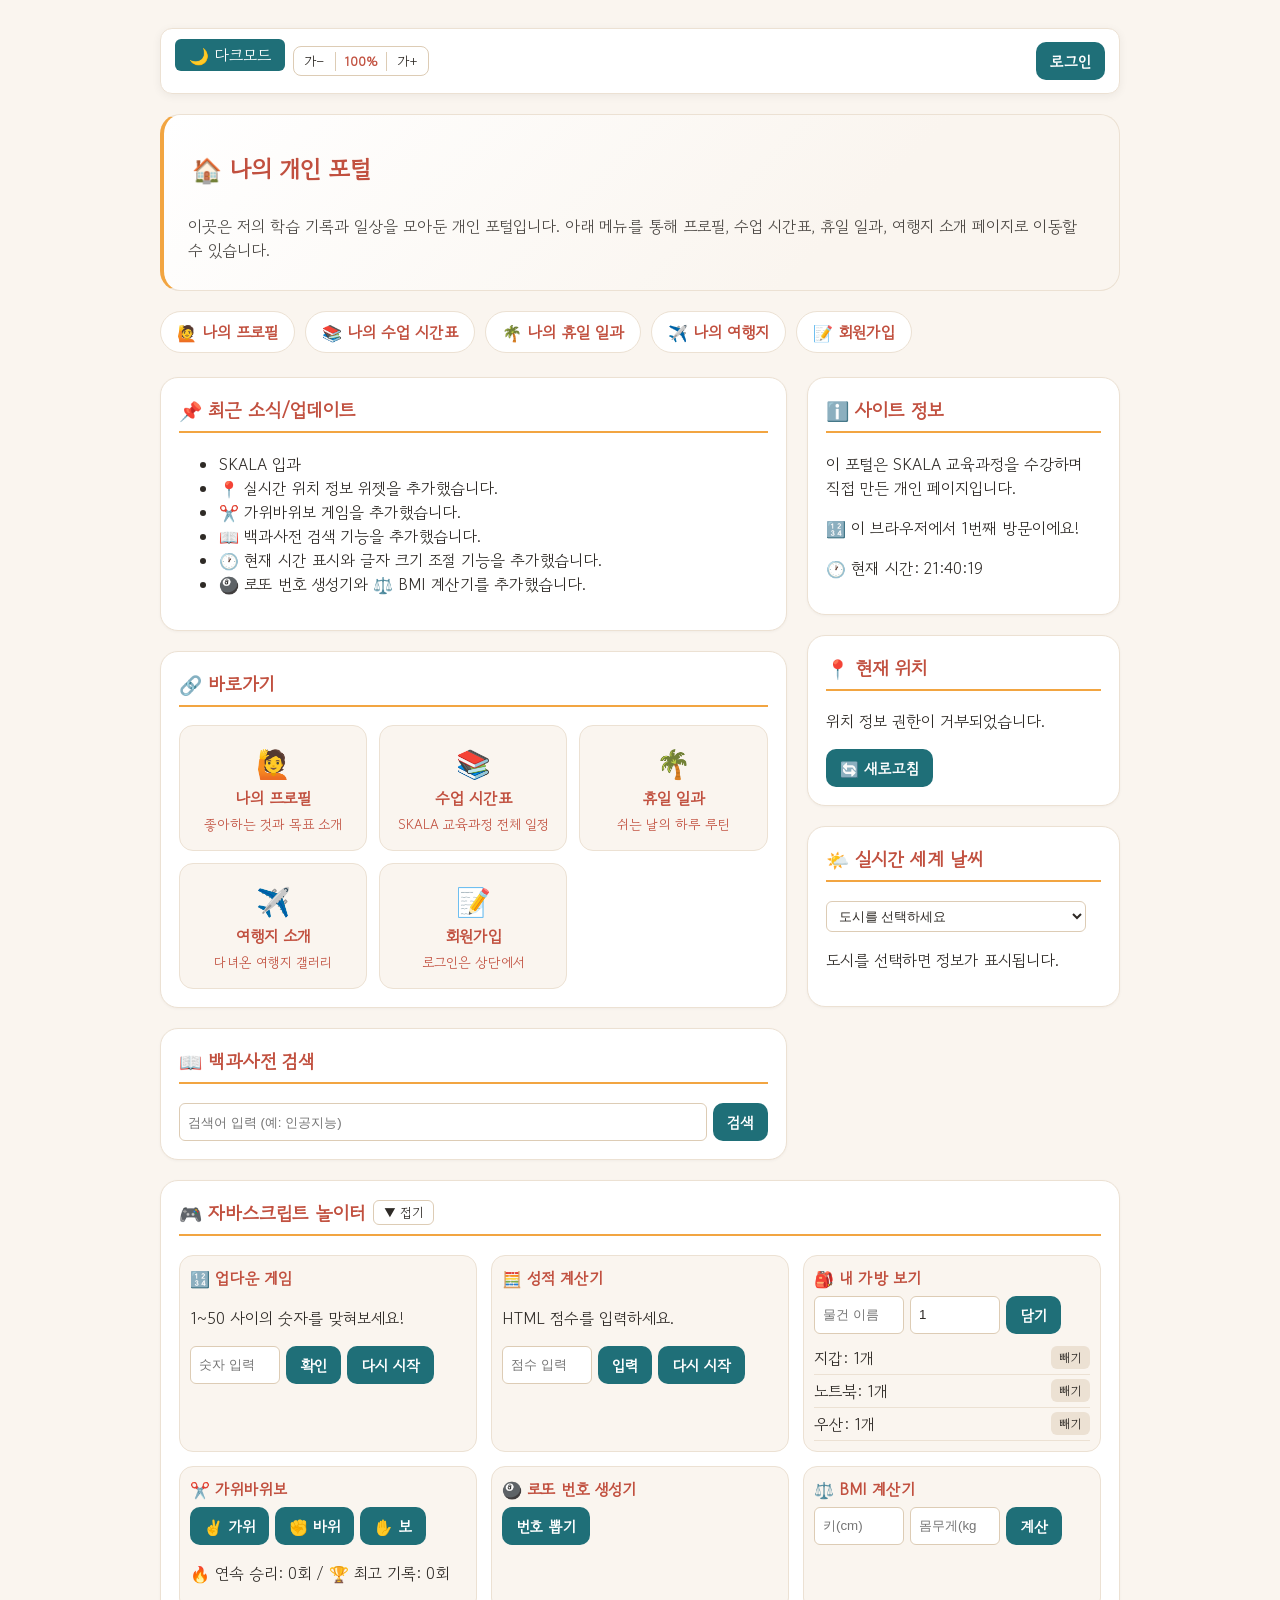
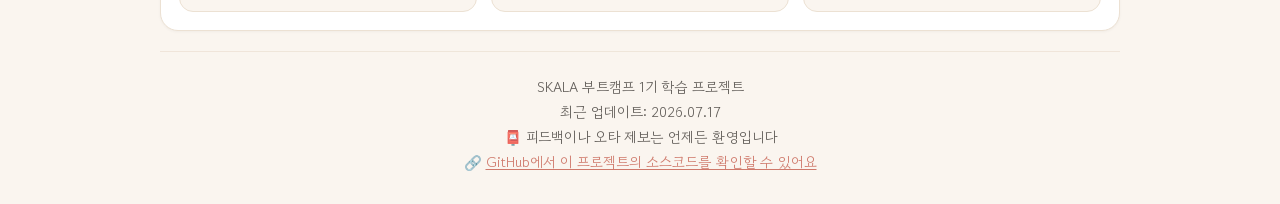
<file: html/index.html>
<!doctype html>
<html lang="ko">
  <head>
    <meta charset="UTF-8">
    <meta name="viewport" content="width=device-width, initial-scale=1.0">
    <title>나의 개인 포털</title>
    <link rel="stylesheet" href="../css/style.css">
    <script>
      document.documentElement.dataset.theme = localStorage.getItem("theme") || "light";
      document.documentElement.style.fontSize =
        (Number(localStorage.getItem("fontScale")) || 1) * 100 + "%";
    </script>
  </head>
  <body>
    <div class="container">
    <div class="topbar">
      <div class="topbar-left">
        <button id="theme-toggle" class="theme-toggle" onclick="toggleDarkMode()">🌙 다크모드</button>
        <div class="font-size-control">
          <button class="font-size-btn" onclick="decreaseFontSize()" aria-label="글자 크기 줄이기">가−</button>
          <span id="font-size-label">100%</span>
          <button class="font-size-btn" onclick="increaseFontSize()" aria-label="글자 크기 키우기">가+</button>
        </div>
      </div>
      <div id="auth-area" class="auth-area"></div>
    </div>

    <section class="dash-hero">
      <h1>🏠 나의 개인 포털</h1>
      <p class="dash-hero-sub">이곳은 저의 학습 기록과 일상을 모아둔 개인 포털입니다. 아래 메뉴를 통해 프로필, 수업 시간표, 휴일 일과, 여행지 소개 페이지로 이동할 수 있습니다.</p>
    </section>

    <nav class="dash-nav">
      <ul>
        <li><a href="myProfile.html">🙋 나의 프로필</a></li>
        <li><a href="myClass.html">📚 나의 수업 시간표</a></li>
        <li><a href="holiday.html">🌴 나의 휴일 일과</a></li>
        <li><a href="myTrip.html">✈️ 나의 여행지</a></li>
        <li><a href="signUp.html">📝 회원가입</a></li>
      </ul>
    </nav>

    <div class="dash-columns">
      <div class="dash-main">
        <section class="dash-card">
          <h3>📌 최근 소식/업데이트</h3>
          <ul>
            <li>SKALA 입과</li>
            <li>📍 실시간 위치 정보 위젯을 추가했습니다.</li>
            <li>✂️ 가위바위보 게임을 추가했습니다.</li>
            <li>📖 백과사전 검색 기능을 추가했습니다.</li>
            <li>🕐 현재 시간 표시와 글자 크기 조절 기능을 추가했습니다.</li>
            <li>🎱 로또 번호 생성기와 ⚖️ BMI 계산기를 추가했습니다.</li>
          </ul>
        </section>

        <section class="dash-card">
          <h3>🔗 바로가기</h3>
          <div class="quick-links-grid">
            <a class="quick-link-card" href="myProfile.html">
              <span class="quick-link-icon">🙋</span>
              <strong>나의 프로필</strong>
              <p>좋아하는 것과 목표 소개</p>
            </a>
            <a class="quick-link-card" href="myClass.html">
              <span class="quick-link-icon">📚</span>
              <strong>수업 시간표</strong>
              <p>SKALA 교육과정 전체 일정</p>
            </a>
            <a class="quick-link-card" href="holiday.html">
              <span class="quick-link-icon">🌴</span>
              <strong>휴일 일과</strong>
              <p>쉬는 날의 하루 루틴</p>
            </a>
            <a class="quick-link-card" href="myTrip.html">
              <span class="quick-link-icon">✈️</span>
              <strong>여행지 소개</strong>
              <p>다녀온 여행지 갤러리</p>
            </a>
            <a class="quick-link-card" href="signUp.html">
              <span class="quick-link-icon">📝</span>
              <strong>회원가입</strong>
              <p>로그인은 상단에서</p>
            </a>
          </div>
        </section>

        <section class="dash-card encyclopedia">
          <h3>📖 백과사전 검색</h3>
          <div class="game-controls">
            <input type="text" id="wiki-input" placeholder="검색어 입력 (예: 인공지능)">
            <button class="play-btn" onclick="searchWiki()">검색</button>
          </div>
          <div id="wiki-result"></div>
        </section>
      </div>

      <div class="dash-card-stack">
        <section class="dash-card">
          <h3>ℹ️ 사이트 정보</h3>
          <p>이 포털은 SKALA 교육과정을 수강하며 직접 만든 개인 페이지입니다.</p>
          <p id="visit-count">방문 횟수를 세는 중...</p>
          <p id="current-time">🕐 --:--:--</p>
        </section>

        <section class="dash-card">
          <h3>📍 현재 위치</h3>
          <div id="location-box">
            <p>위치 정보를 불러오는 중...</p>
          </div>
          <button class="play-btn" onclick="refreshLocation()">🔄 새로고침</button>
        </section>

        <section class="dash-card">
          <h3>🌤️ 실시간 세계 날씨</h3>
          <select id="city-select">
            <option value="none">도시를 선택하세요</option>
            <option value="37.57,126.98">🇰🇷 대한민국 (서울)</option>
            <option value="35.68,139.65">🇯🇵 일본 (도쿄)</option>
            <option value="40.71,-74.01">🇺🇸 미국 (뉴욕)</option>
            <option value="48.85,2.35">🇫🇷 프랑스 (파리)</option>
            <option value="51.51,-0.13">🇬🇧 영국 (런던)</option>
            <option value="-33.87,151.21">🇦🇺 호주 (시드니)</option>
          </select>
          <div id="weather-box">
            <p>도시를 선택하면 정보가 표시됩니다.</p>
          </div>
        </section>
      </div>
    </div>

    <section class="dash-card game-area">
      <h3>
        🎮 자바스크립트 놀이터
        <button id="game-toggle" class="section-toggle" onclick="toggleGameArea()">▼ 접기</button>
      </h3>

      <div id="game-content">
        <div class="game-panel">
          <p class="game-title">🔢 업다운 게임</p>
          <p id="updown-message">1~50 사이의 숫자를 맞혀보세요!</p>
          <div class="game-controls">
            <input type="number" id="updown-input" min="1" max="50" placeholder="숫자 입력">
            <button class="play-btn" onclick="checkGuess()">확인</button>
            <button class="play-btn" onclick="resetGame()">다시 시작</button>
          </div>
        </div>

        <div class="game-panel">
          <p class="game-title">🧮 성적 계산기</p>
          <p id="grade-subject-label">HTML 점수를 입력하세요.</p>
          <div class="game-controls">
            <input type="number" id="grade-input" min="0" max="100" placeholder="점수 입력">
            <button class="play-btn" onclick="submitScore()">입력</button>
            <button class="play-btn" onclick="resetGrade()">다시 시작</button>
          </div>
          <p id="grade-result"></p>
        </div>

        <div class="game-panel">
          <p class="game-title">🎒 내 가방 보기</p>
          <div class="game-controls">
            <input type="text" id="bag-item-input" placeholder="물건 이름">
            <input type="number" id="bag-qty-input" min="1" value="1" placeholder="개수">
            <button class="play-btn" onclick="addToBag()">담기</button>
          </div>
          <ul id="bag-list"></ul>
        </div>

        <div class="game-panel">
          <p class="game-title">✂️ 가위바위보</p>
          <div class="game-controls">
            <button class="play-btn" onclick="playRockPaperScissors('가위')">✌️ 가위</button>
            <button class="play-btn" onclick="playRockPaperScissors('바위')">✊ 바위</button>
            <button class="play-btn" onclick="playRockPaperScissors('보')">✋ 보</button>
          </div>
          <p id="rps-result"></p>
          <p id="rps-streak"></p>
        </div>

        <div class="game-panel">
          <p class="game-title">🎱 로또 번호 생성기</p>
          <button class="play-btn" onclick="generateLotto()">번호 뽑기</button>
          <div id="lotto-result" class="lotto-numbers"></div>
        </div>

        <div class="game-panel">
          <p class="game-title">⚖️ BMI 계산기</p>
          <div class="game-controls">
            <input type="number" id="bmi-height" placeholder="키(cm)">
            <input type="number" id="bmi-weight" placeholder="몸무게(kg)">
            <button class="play-btn" onclick="calculateBMI()">계산</button>
          </div>
          <p id="bmi-result"></p>
        </div>
      </div>
    </section>

    <footer class="dash-footer">
      <p>SKALA 부트캠프 1기 학습 프로젝트</p>
      <p>최근 업데이트: 2026.07.17</p>
      <p>📮 피드백이나 오타 제보는 언제든 환영입니다</p>
      <p>🔗 <a href="https://github.com/YJaeGwon/skala-front" target="_blank" rel="noopener">GitHub에서 이 프로젝트의 소스코드를 확인할 수 있어요</a></p>
    </footer>
    </div>

    <script src="../script/darkMode.js"></script>
    <script src="../script/fontSize.js"></script>
    <script src="../script/clock.js"></script>
    <script src="../script/auth.js"></script>
    <script src="../script/uiToggles.js"></script>
    <script src="../script/visitCount.js"></script>
    <script src="../script/upDown.js"></script>
    <script src="../script/grade.js"></script>
    <script src="../script/bag.js"></script>
    <script src="../script/rps.js"></script>
    <script src="../script/lotto.js"></script>
    <script src="../script/bmi.js"></script>
    <script src="../script/location.js"></script>
    <script src="../script/encyclopedia.js"></script>
    <script type="module" src="../script/realtimeInfo.js"></script>
  </body>
</html>
</file>
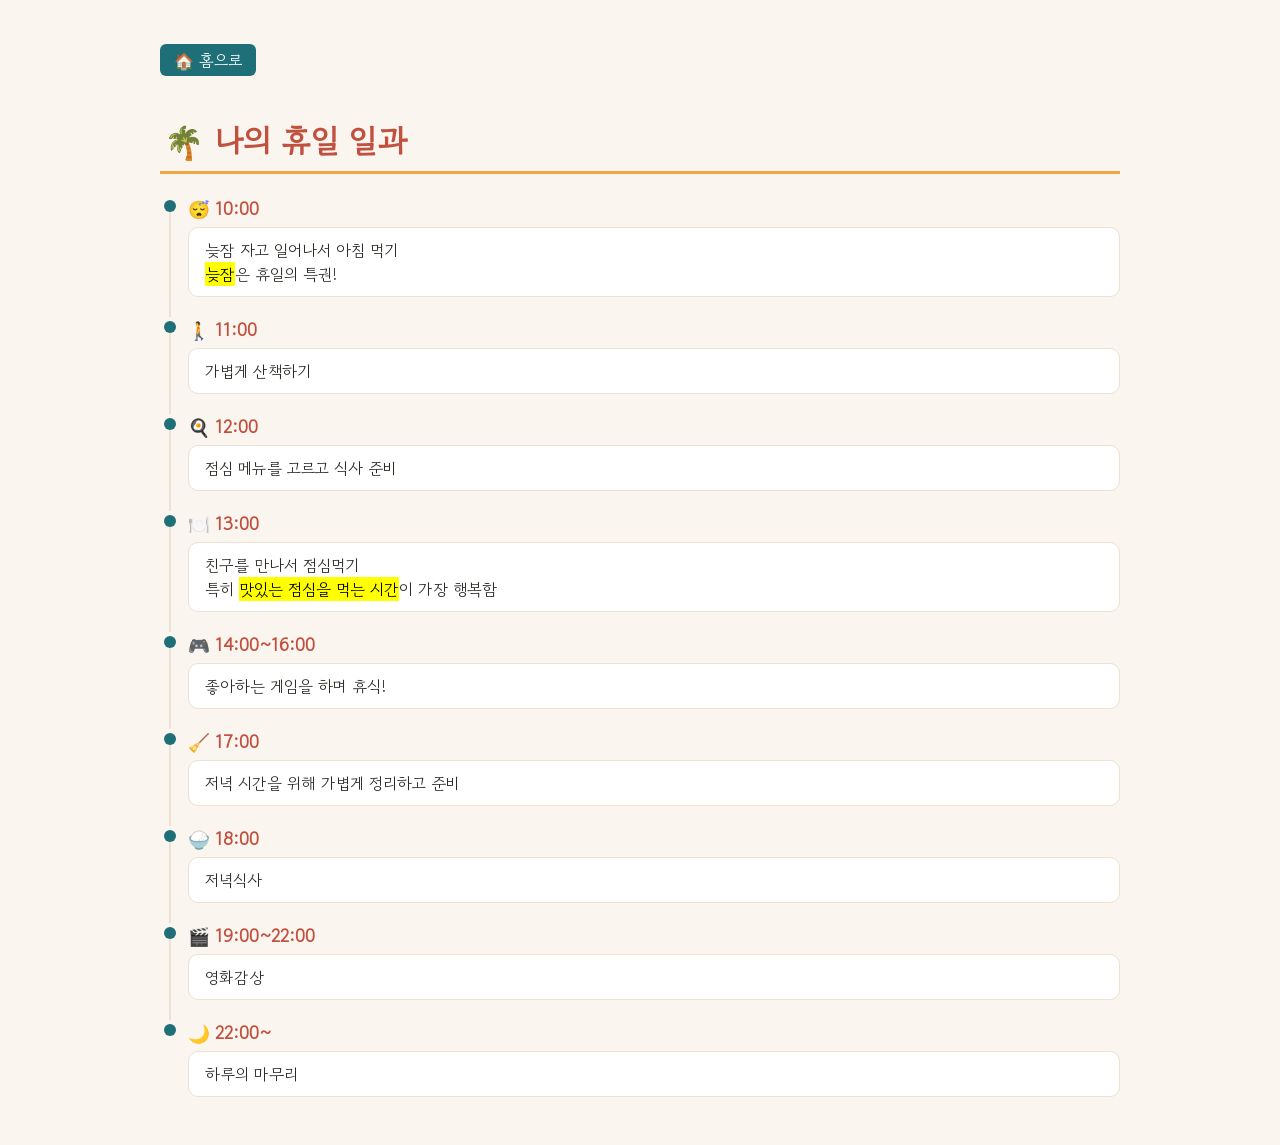
<file: html/holiday.html>
<!doctype html>
<html lang="ko">
  <head>
    <meta charset="UTF-8">
    <meta name="viewport" content="width=device-width, initial-scale=1.0">
    <title>나의 휴일 일과</title>
    <link rel="stylesheet" href="../css/style.css">
    <script>
      document.documentElement.dataset.theme = localStorage.getItem("theme") || "light";
      document.documentElement.style.fontSize =
        (Number(localStorage.getItem("fontScale")) || 1) * 100 + "%";
    </script>
  </head>
  <body>
    <div class="container">
    <p><a href="index.html" class="home-btn">🏠 홈으로</a></p>
    <h1>🌴 나의 휴일 일과</h1>

    <div class="timeline">
      <div class="timeline-item">
        <p class="timeline-time">😴 10:00</p>
        <div class="timeline-content">
          <p>
            늦잠 자고 일어나서 아침 먹기<br>
            <mark>늦잠</mark>은 휴일의 특권!
          </p>
        </div>
      </div>

      <div class="timeline-item">
        <p class="timeline-time">🚶 11:00</p>
        <div class="timeline-content">
          <p>가볍게 산책하기</p>
        </div>
      </div>

      <div class="timeline-item">
        <p class="timeline-time">🍳 12:00</p>
        <div class="timeline-content">
          <p>점심 메뉴를 고르고 식사 준비</p>
        </div>
      </div>

      <div class="timeline-item">
        <p class="timeline-time">🍽️ 13:00</p>
        <div class="timeline-content">
          <p>
            친구를 만나서 점심먹기<br>
            특히 <mark>맛있는 점심을 먹는 시간</mark>이 가장 행복함
          </p>
        </div>
      </div>

      <div class="timeline-item">
        <p class="timeline-time">🎮 14:00~16:00</p>
        <div class="timeline-content">
          <p>좋아하는 게임을 하며 휴식!</p>
        </div>
      </div>

      <div class="timeline-item">
        <p class="timeline-time">🧹 17:00</p>
        <div class="timeline-content">
          <p>저녁 시간을 위해 가볍게 정리하고 준비</p>
        </div>
      </div>

      <div class="timeline-item">
        <p class="timeline-time">🍚 18:00</p>
        <div class="timeline-content">
          <p>저녁식사</p>
        </div>
      </div>

      <div class="timeline-item">
        <p class="timeline-time">🎬 19:00~22:00</p>
        <div class="timeline-content">
          <p>영화감상</p>
        </div>
      </div>

      <div class="timeline-item">
        <p class="timeline-time">🌙 22:00~</p>
        <div class="timeline-content">
          <p>하루의 마무리</p>
        </div>
      </div>
    </div>
    </div>
  </body>
</html>
</file>
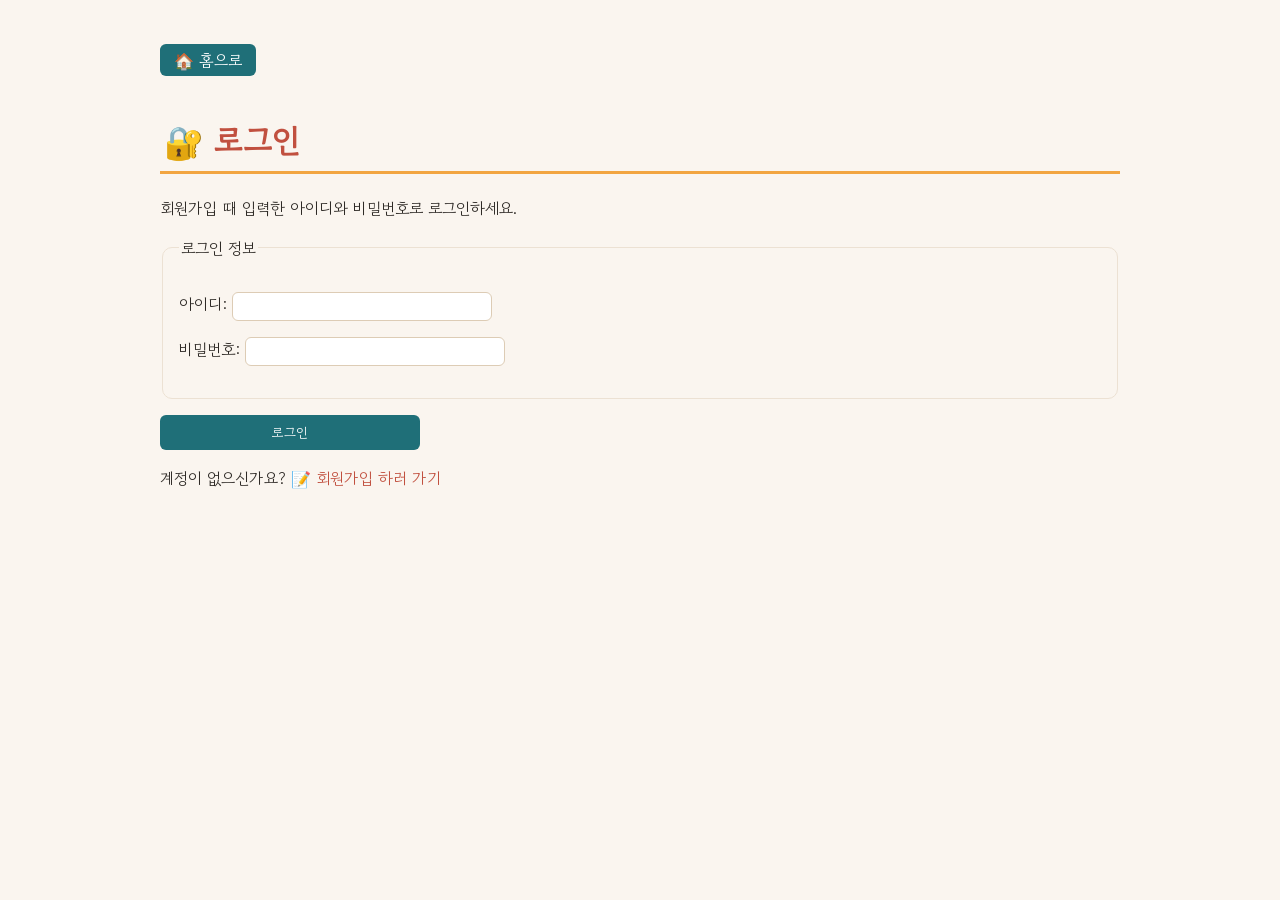
<file: html/login.html>
<!doctype html>
<html lang="ko">
  <head>
    <meta charset="UTF-8">
    <meta name="viewport" content="width=device-width, initial-scale=1.0">
    <title>로그인</title>
    <link rel="stylesheet" href="../css/style.css">
    <script>
      document.documentElement.dataset.theme = localStorage.getItem("theme") || "light";
      document.documentElement.style.fontSize =
        (Number(localStorage.getItem("fontScale")) || 1) * 100 + "%";
    </script>
  </head>
  <body>
    <div class="container">
    <p><a href="index.html" class="home-btn">🏠 홈으로</a></p>
    <h1>🔐 로그인</h1>
    <p>회원가입 때 입력한 아이디와 비밀번호로 로그인하세요.</p>

    <form id="login-form">
      <fieldset>
        <legend>로그인 정보</legend>
        <p>
          <label for="loginId">아이디: </label>
          <input type="text" id="loginId" autocomplete="username" required>
        </p>
        <p>
          <label for="loginPw">비밀번호: </label>
          <input type="password" id="loginPw" autocomplete="current-password" required>
        </p>
      </fieldset>

      <p id="login-error"></p>

      <p>
        <input type="submit" class="btn-submit" value="로그인">
      </p>
    </form>

    <p>계정이 없으신가요? <a href="signUp.html">📝 회원가입 하러 가기</a></p>
    </div>

    <script src="../script/auth.js"></script>
  </body>
</html>
</file>
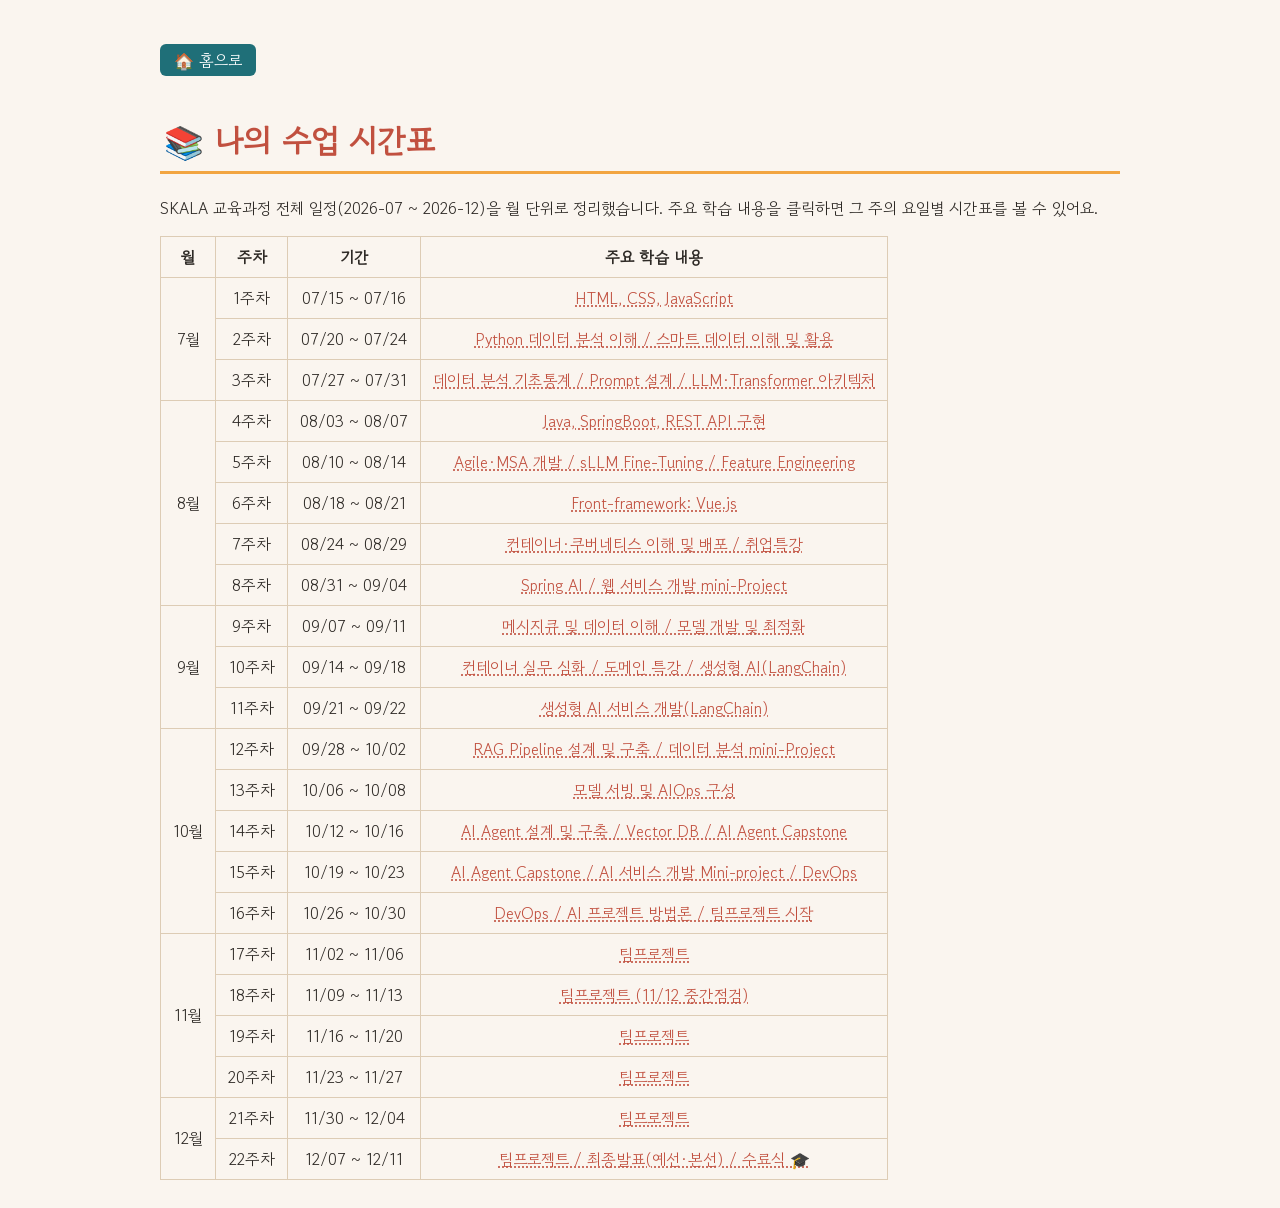
<file: html/myClass.html>
<!doctype html>
<html lang="ko">
  <head>
    <meta charset="UTF-8">
    <meta name="viewport" content="width=device-width, initial-scale=1.0">
    <title>나의 수업 시간표</title>
    <link rel="stylesheet" href="../css/style.css">
    <script>
      document.documentElement.dataset.theme = localStorage.getItem("theme") || "light";
      document.documentElement.style.fontSize =
        (Number(localStorage.getItem("fontScale")) || 1) * 100 + "%";
    </script>
  </head>
  <body>
    <div class="container">
    <p><a href="index.html" class="home-btn">🏠 홈으로</a></p>
    <h1>📚 나의 수업 시간표</h1>
    <p>SKALA 교육과정 전체 일정(2026-07 ~ 2026-12)을 월 단위로 정리했습니다. 주요 학습 내용을 클릭하면 그 주의 요일별 시간표를 볼 수 있어요.</p>

    <table border="1">
      <thead>
        <tr>
          <th>월</th>
          <th>주차</th>
          <th>기간</th>
          <th>주요 학습 내용</th>
        </tr>
      </thead>
      <tbody>
        <tr>
          <td rowspan="3">7월</td>
          <td>1주차</td>
          <td>07/15 ~ 07/16</td>
          <td><button class="week-link" onclick="showWeekDetail(1)">HTML, CSS, JavaScript</button></td>
        </tr>
        <tr>
          <td>2주차</td>
          <td>07/20 ~ 07/24</td>
          <td><button class="week-link" onclick="showWeekDetail(2)">Python 데이터 분석 이해 / 스마트 데이터 이해 및 활용</button></td>
        </tr>
        <tr>
          <td>3주차</td>
          <td>07/27 ~ 07/31</td>
          <td><button class="week-link" onclick="showWeekDetail(3)">데이터 분석 기초통계 / Prompt 설계 / LLM·Transformer 아키텍처</button></td>
        </tr>

        <tr>
          <td rowspan="5">8월</td>
          <td>4주차</td>
          <td>08/03 ~ 08/07</td>
          <td><button class="week-link" onclick="showWeekDetail(4)">Java, SpringBoot, REST API 구현</button></td>
        </tr>
        <tr>
          <td>5주차</td>
          <td>08/10 ~ 08/14</td>
          <td><button class="week-link" onclick="showWeekDetail(5)">Agile·MSA 개발 / sLLM Fine-Tuning / Feature Engineering</button></td>
        </tr>
        <tr>
          <td>6주차</td>
          <td>08/18 ~ 08/21</td>
          <td><button class="week-link" onclick="showWeekDetail(6)">Front-framework: Vue.js</button></td>
        </tr>
        <tr>
          <td>7주차</td>
          <td>08/24 ~ 08/29</td>
          <td><button class="week-link" onclick="showWeekDetail(7)">컨테이너·쿠버네티스 이해 및 배포 / 취업특강</button></td>
        </tr>
        <tr>
          <td>8주차</td>
          <td>08/31 ~ 09/04</td>
          <td><button class="week-link" onclick="showWeekDetail(8)">Spring AI / 웹 서비스 개발 mini-Project</button></td>
        </tr>

        <tr>
          <td rowspan="3">9월</td>
          <td>9주차</td>
          <td>09/07 ~ 09/11</td>
          <td><button class="week-link" onclick="showWeekDetail(9)">메시지큐 및 데이터 이해 / 모델 개발 및 최적화</button></td>
        </tr>
        <tr>
          <td>10주차</td>
          <td>09/14 ~ 09/18</td>
          <td><button class="week-link" onclick="showWeekDetail(10)">컨테이너 실무 심화 / 도메인 특강 / 생성형 AI(LangChain)</button></td>
        </tr>
        <tr>
          <td>11주차</td>
          <td>09/21 ~ 09/22</td>
          <td><button class="week-link" onclick="showWeekDetail(11)">생성형 AI 서비스 개발(LangChain)</button></td>
        </tr>

        <tr>
          <td rowspan="5">10월</td>
          <td>12주차</td>
          <td>09/28 ~ 10/02</td>
          <td><button class="week-link" onclick="showWeekDetail(12)">RAG Pipeline 설계 및 구축 / 데이터 분석 mini-Project</button></td>
        </tr>
        <tr>
          <td>13주차</td>
          <td>10/06 ~ 10/08</td>
          <td><button class="week-link" onclick="showWeekDetail(13)">모델 서빙 및 AIOps 구성</button></td>
        </tr>
        <tr>
          <td>14주차</td>
          <td>10/12 ~ 10/16</td>
          <td><button class="week-link" onclick="showWeekDetail(14)">AI Agent 설계 및 구축 / Vector DB / AI Agent Capstone</button></td>
        </tr>
        <tr>
          <td>15주차</td>
          <td>10/19 ~ 10/23</td>
          <td><button class="week-link" onclick="showWeekDetail(15)">AI Agent Capstone / AI 서비스 개발 Mini-project / DevOps</button></td>
        </tr>
        <tr>
          <td>16주차</td>
          <td>10/26 ~ 10/30</td>
          <td><button class="week-link" onclick="showWeekDetail(16)">DevOps / AI 프로젝트 방법론 / 팀프로젝트 시작</button></td>
        </tr>

        <tr>
          <td rowspan="4">11월</td>
          <td>17주차</td>
          <td>11/02 ~ 11/06</td>
          <td><button class="week-link" onclick="showWeekDetail(17)">팀프로젝트</button></td>
        </tr>
        <tr>
          <td>18주차</td>
          <td>11/09 ~ 11/13</td>
          <td><button class="week-link" onclick="showWeekDetail(18)">팀프로젝트 (11/12 중간점검)</button></td>
        </tr>
        <tr>
          <td>19주차</td>
          <td>11/16 ~ 11/20</td>
          <td><button class="week-link" onclick="showWeekDetail(19)">팀프로젝트</button></td>
        </tr>
        <tr>
          <td>20주차</td>
          <td>11/23 ~ 11/27</td>
          <td><button class="week-link" onclick="showWeekDetail(20)">팀프로젝트</button></td>
        </tr>

        <tr>
          <td rowspan="2">12월</td>
          <td>21주차</td>
          <td>11/30 ~ 12/04</td>
          <td><button class="week-link" onclick="showWeekDetail(21)">팀프로젝트</button></td>
        </tr>
        <tr>
          <td>22주차</td>
          <td>12/07 ~ 12/11</td>
          <td><button class="week-link" onclick="showWeekDetail(22)">팀프로젝트 / 최종발표(예선·본선) / 수료식 🎓</button></td>
        </tr>
      </tbody>
    </table>

    <div id="week-detail" class="week-detail" hidden>
      <h3 id="week-detail-title"></h3>
      <table border="1">
        <thead>
          <tr>
            <th>시간</th>
            <th>월</th>
            <th>화</th>
            <th>수</th>
            <th>목</th>
            <th>금</th>
          </tr>
        </thead>
        <tbody id="week-detail-body"></tbody>
      </table>
    </div>
    </div>

    <script src="../script/classSchedule.js"></script>
  </body>
</html>
</file>
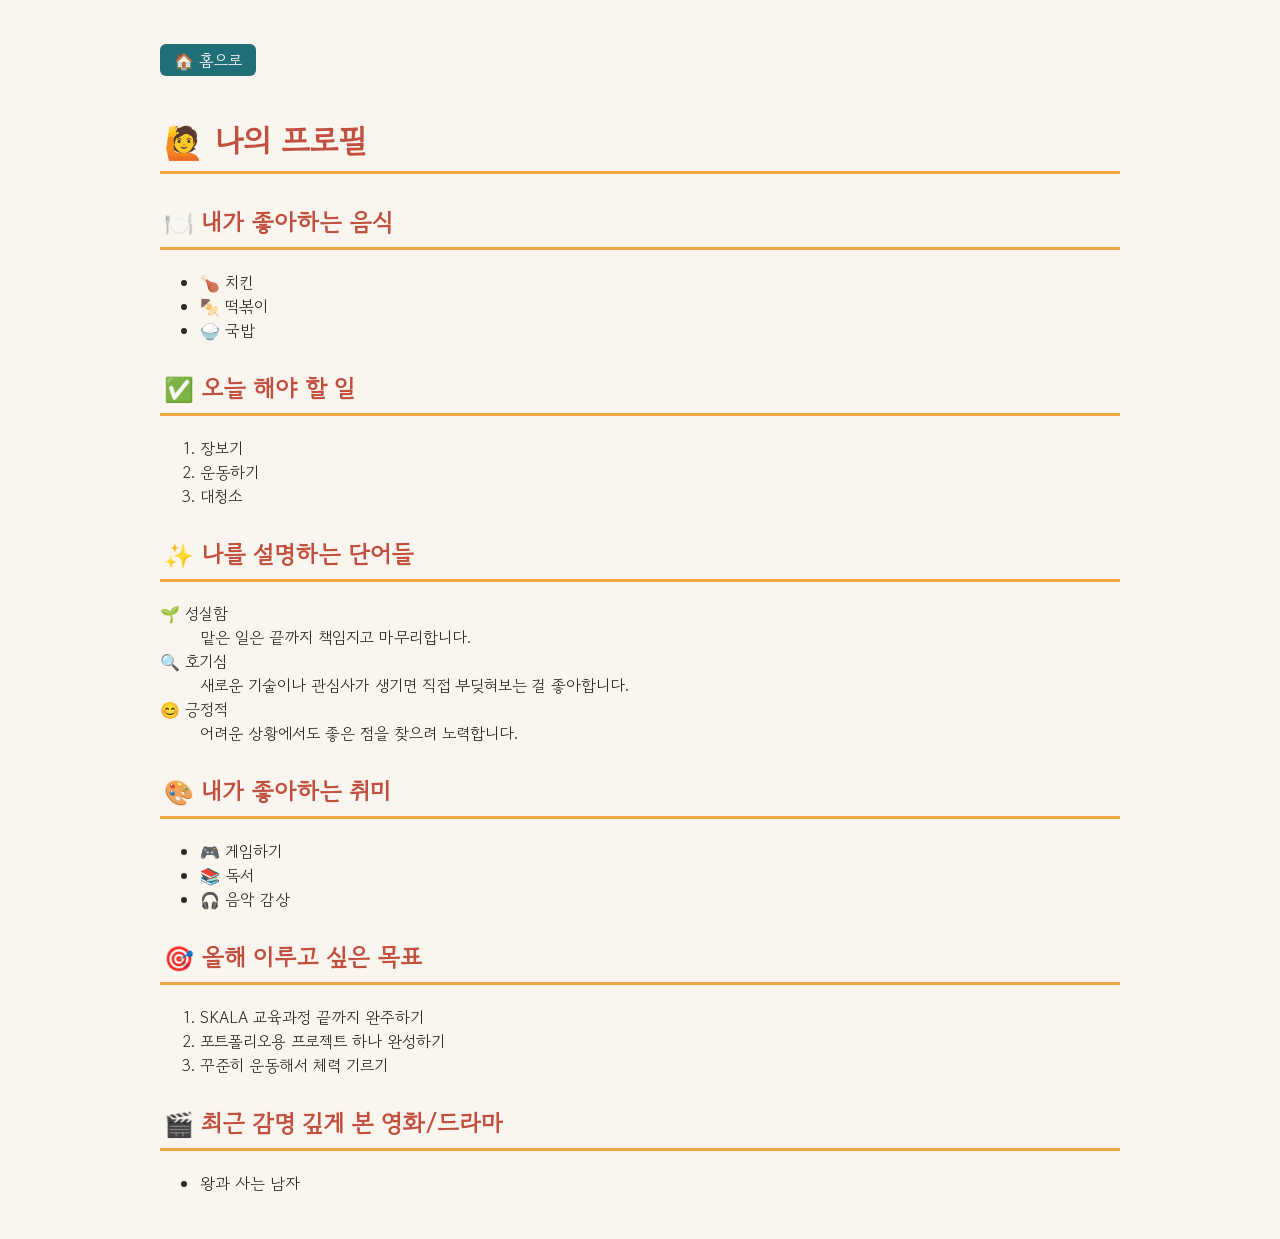
<file: html/myProfile.html>
<!doctype html>
<html lang="ko">
  <head>
    <meta charset="UTF-8">
    <meta name="viewport" content="width=device-width, initial-scale=1.0">
    <title>나의 프로필</title>
    <link rel="stylesheet" href="../css/style.css">
    <script>
      document.documentElement.dataset.theme = localStorage.getItem("theme") || "light";
      document.documentElement.style.fontSize =
        (Number(localStorage.getItem("fontScale")) || 1) * 100 + "%";
    </script>
  </head>
  <body>
    <div class="container">
    <p><a href="index.html" class="home-btn">🏠 홈으로</a></p>
    <h1>🙋 나의 프로필</h1>

    <h2>🍽️ 내가 좋아하는 음식</h2>
    <ul>
      <li>🍗 치킨</li>
      <li>🍢 떡볶이</li>
      <li>🍚 국밥</li>
    </ul>

    <h2>✅ 오늘 해야 할 일</h2>
    <ol>
      <li>장보기</li>
      <li>운동하기</li>
      <li>대청소</li>
    </ol>

    <h2>✨ 나를 설명하는 단어들</h2>
    <dl>
      <dt>🌱 성실함</dt>
      <dd>맡은 일은 끝까지 책임지고 마무리합니다.</dd>

      <dt>🔍 호기심</dt>
      <dd>새로운 기술이나 관심사가 생기면 직접 부딪혀보는 걸 좋아합니다.</dd>

      <dt>😊 긍정적</dt>
      <dd>어려운 상황에서도 좋은 점을 찾으려 노력합니다.</dd>
    </dl>

    <h2>🎨 내가 좋아하는 취미</h2>
    <ul>
      <li>🎮 게임하기</li>
      <li>📚 독서</li>
      <li>🎧 음악 감상</li>
    </ul>

    <h2>🎯 올해 이루고 싶은 목표</h2>
    <ol>
      <li>SKALA 교육과정 끝까지 완주하기</li>
      <li>포트폴리오용 프로젝트 하나 완성하기</li>
      <li>꾸준히 운동해서 체력 기르기</li>
    </ol>

    <h2>🎬 최근 감명 깊게 본 영화/드라마</h2>
    <ul>
      <li>왕과 사는 남자</li>
    </ul>
    </div>
  </body>
</html>
</file>
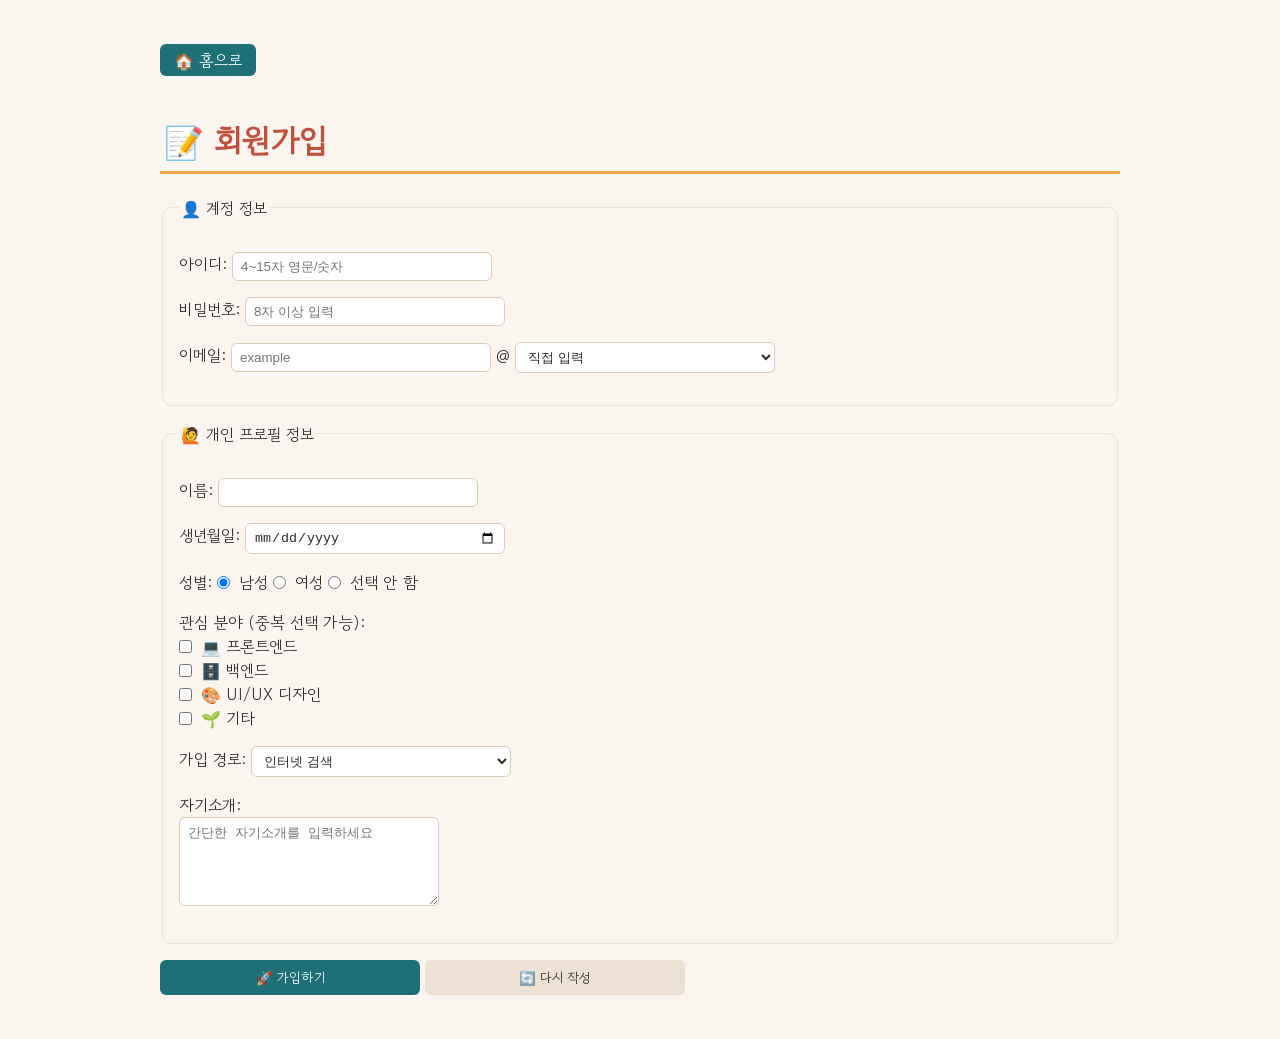
<file: html/signUp.html>
<!doctype html>
<html lang="ko">
  <head>
    <meta charset="UTF-8">
    <meta name="viewport" content="width=device-width, initial-scale=1.0">
    <title>회원가입</title>
    <link rel="stylesheet" href="../css/style.css">
    <script>
      document.documentElement.dataset.theme = localStorage.getItem("theme") || "light";
      document.documentElement.style.fontSize =
        (Number(localStorage.getItem("fontScale")) || 1) * 100 + "%";
    </script>
  </head>
  <body>
    <div class="container">
    <p><a href="index.html" class="home-btn">🏠 홈으로</a></p>
    <h1>📝 회원가입</h1>

    <form id="signup-form" action="signUpResult.html" method="get">
      <fieldset>
        <legend>👤 계정 정보</legend>
        <p>
          <label for="userId">아이디: </label>
          <input type="text" id="userId" name="userId" placeholder="4~15자 영문/숫자" autocomplete="username" required>
        </p>
        <p>
          <label for="userPw">비밀번호: </label>
          <input type="password" id="userPw" name="userPw" placeholder="8자 이상 입력" autocomplete="new-password" required>
        </p>
        <p>
          <label for="userEmail">이메일: </label>
          <input type="text" id="userEmail" name="userEmail" placeholder="example">
          @
          <select name="emailDomain">
            <option value="direct">직접 입력</option>
            <option value="naver.com">naver.com</option>
            <option value="gmail.com">gmail.com</option>
            <option value="daum.net">daum.net</option>
          </select>
        </p>
      </fieldset>

      <fieldset>
        <legend>🙋 개인 프로필 정보</legend>
        <p>
          <label for="userName">이름: </label>
          <input type="text" id="userName" name="userName" required>
        </p>
        <p>
          <label for="userBirth">생년월일: </label>
          <input type="date" id="userBirth" name="userBirth">
        </p>
        <p>
          성별:
          <label><input type="radio" name="gender" value="male" checked> 남성</label>
          <label><input type="radio" name="gender" value="female"> 여성</label>
          <label><input type="radio" name="gender" value="none"> 선택 안 함</label>
        </p>
        <p>
          관심 분야 (중복 선택 가능): <br>
          <label><input type="checkbox" name="interest" value="frontend"> 💻 프론트엔드</label><br>
          <label><input type="checkbox" name="interest" value="backend"> 🗄️ 백엔드</label><br>
          <label><input type="checkbox" name="interest" value="design"> 🎨 UI/UX 디자인</label><br>
          <label><input type="checkbox" name="interest" value="etc"> 🌱 기타</label>
        </p>
        <p>
          <label for="joinPath">가입 경로: </label>
          <select id="joinPath" name="joinPath">
            <option value="search">인터넷 검색</option>
            <option value="friend">지인 추천</option>
            <option value="sns">SNS 광고</option>
            <option value="etc">기타</option>
          </select>
        </p>
        <p>
          <label for="intro">자기소개: </label><br>
          <textarea id="intro" name="intro" rows="5" cols="40" placeholder="간단한 자기소개를 입력하세요"></textarea>
        </p>
      </fieldset>

      <p>
        <input type="submit" class="btn-submit" value="🚀 가입하기">
        <input type="reset" class="btn-reset" value="🔄 다시 작성">
      </p>
    </form>
    </div>

    <script src="../script/auth.js"></script>
  </body>
</html>
</file>
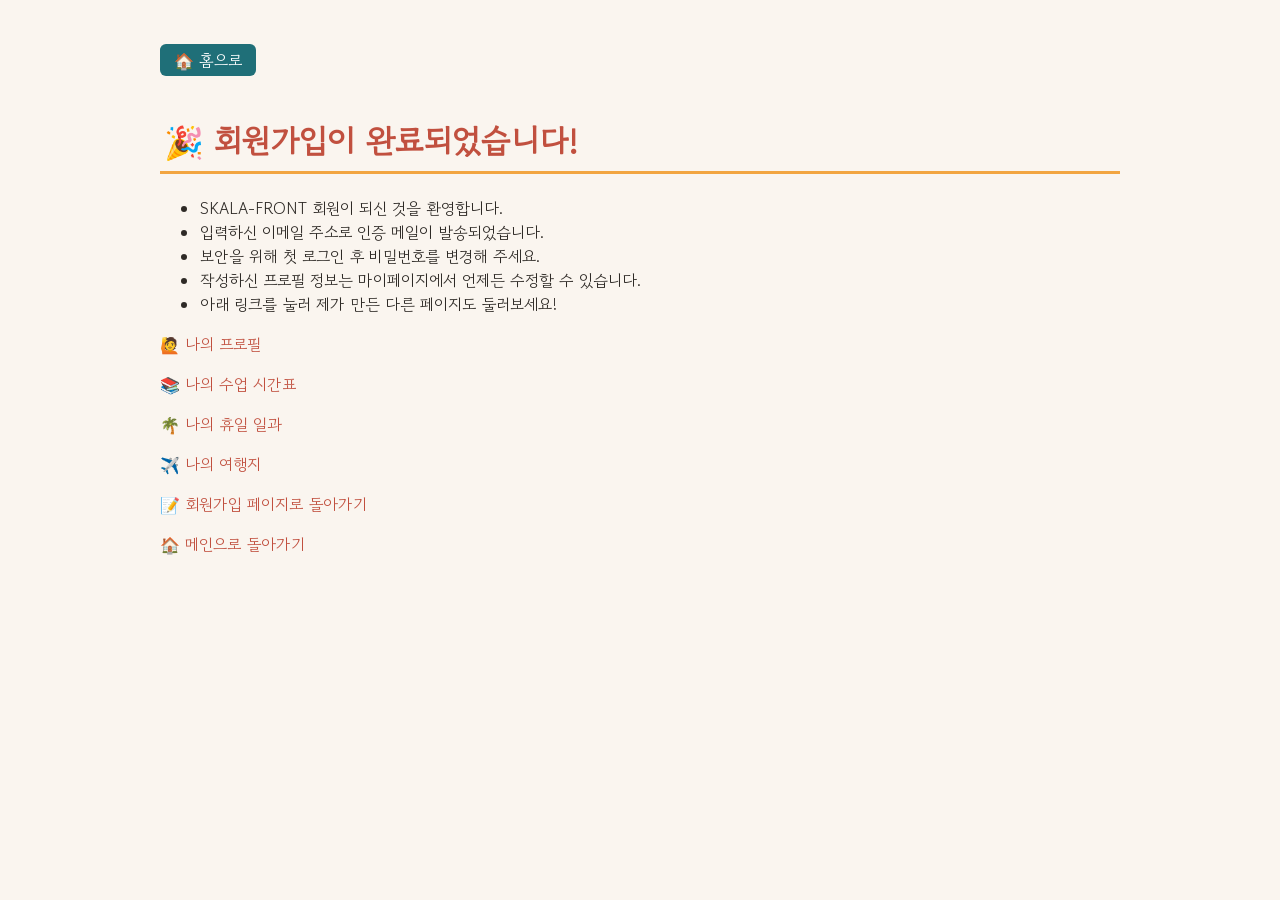
<file: html/signUpResult.html>
<!doctype html>
<html lang="ko">
  <head>
    <meta charset="UTF-8">
    <meta name="viewport" content="width=device-width, initial-scale=1.0">
    <title>회원가입 완료</title>
    <link rel="stylesheet" href="../css/style.css">
    <script>
      document.documentElement.dataset.theme = localStorage.getItem("theme") || "light";
      document.documentElement.style.fontSize =
        (Number(localStorage.getItem("fontScale")) || 1) * 100 + "%";
    </script>
  </head>
  <body>
    <div class="container">
    <p><a href="index.html" class="home-btn">🏠 홈으로</a></p>
    <h1>🎉 회원가입이 완료되었습니다!</h1>

    <ul>
      <li>SKALA-FRONT 회원이 되신 것을 환영합니다.</li>
      <li>입력하신 이메일 주소로 인증 메일이 발송되었습니다.</li>
      <li>보안을 위해 첫 로그인 후 비밀번호를 변경해 주세요.</li>
      <li>작성하신 프로필 정보는 마이페이지에서 언제든 수정할 수 있습니다.</li>
      <li>아래 링크를 눌러 제가 만든 다른 페이지도 둘러보세요!</li>
    </ul>

    <p><a href="myProfile.html">🙋 나의 프로필</a></p>
    <p><a href="myClass.html">📚 나의 수업 시간표</a></p>
    <p><a href="holiday.html">🌴 나의 휴일 일과</a></p>
    <p><a href="myTrip.html">✈️ 나의 여행지</a></p>
    <p><a href="signUp.html">📝 회원가입 페이지로 돌아가기</a></p>
    <p><a href="index.html">🏠 메인으로 돌아가기</a></p>
    </div>
  </body>
</html>
</file>
<file: css/style.css>
/* 구글 폰트 (Gowun Dodum) - HTML에 <link> 없이 CSS에서 바로 불러옴 */
@import url('https://fonts.googleapis.com/css2?family=Gowun+Dodum&display=swap');

/* ===== 다크모드: 색상을 변수로 관리하고 [data-theme]로 전환 ===== */
:root {
  --bg-color: #faf5ef;
  --text-color: #2e2a26;
  --card-bg: #ffffff;
  --border-color: #ece1d3;
  --border-strong: #ddccb5;
  --heading-color: #c1503f;
  --accent-color: #f2a541;
  --brand-color: #1f6f78;
  --brand-hover: #16545c;
  --btn-reset-bg: #ece1d3;
}

[data-theme="dark"] {
  --bg-color: #201b17;
  --text-color: #f1e9e0;
  --card-bg: #2b2420;
  --border-color: #40352c;
  --border-strong: #55473a;
  --heading-color: #e8836f;
  --accent-color: #ffc069;
  --brand-color: #3fa3ac;
  --brand-hover: #5cbcc4;
  --btn-reset-bg: #40352c;
}

/* ===== 과제1: 전체 테마 및 텍스트 Styling ===== */
body {
  font-family: 'Gowun Dodum', sans-serif;
  background-color: var(--bg-color);
  color: var(--text-color);
  transition: background-color 0.2s ease, color 0.2s ease;
}

h1, h2 {
  color: var(--heading-color);
  padding: 8px 4px;
  border-bottom: 3px solid var(--accent-color);
}

a {
  color: var(--heading-color);
  text-decoration: none;
}

.home-btn,
.theme-toggle {
  display: inline-block;
  margin-bottom: 12px;
  padding: 4px 14px;
  background-color: var(--brand-color);
  color: #ffffff;
  border: none;
  border-radius: 6px;
  text-decoration: none;
  cursor: pointer;
  font-family: inherit;
  font-size: 1em;
}

.topbar {
  display: flex;
  justify-content: space-between;
  align-items: center;
  flex-wrap: wrap;
  gap: 8px;
  position: sticky;
  top: 0;
  z-index: 10;
  margin: 0 0 20px;
  padding: 10px 14px;
  background-color: var(--card-bg);
  border: 1px solid var(--border-color);
  border-radius: 12px;
  box-shadow: 0 2px 10px rgba(0, 0, 0, 0.06);
}

.topbar-left {
  display: flex;
  align-items: center;
  flex-wrap: wrap;
  gap: 8px;
}

.font-size-control {
  display: flex;
  align-items: center;
  border: 1px solid var(--border-strong);
  border-radius: 8px;
  overflow: hidden;
}

.font-size-btn {
  padding: 4px 10px;
  font-size: 0.85em;
  background: none;
  border: none;
  color: var(--text-color);
  cursor: pointer;
  font-family: inherit;
  transition: background-color 0.2s ease;
}

.font-size-btn:hover {
  background-color: var(--border-color);
}

#font-size-label {
  padding: 0 8px;
  font-size: 0.8em;
  font-weight: bold;
  color: var(--heading-color);
  min-width: 34px;
  text-align: center;
  border-left: 1px solid var(--border-strong);
  border-right: 1px solid var(--border-strong);
}

.auth-area {
  display: flex;
  align-items: center;
  gap: 6px;
}

.login-input {
  width: 120px;
}

.welcome-message {
  font-weight: bold;
  color: var(--heading-color);
}

.section-toggle {
  margin-left: 8px;
  padding: 2px 10px;
  font-size: 0.7em;
  background: none;
  border: 1px solid var(--border-strong);
  border-radius: 6px;
  color: var(--text-color);
  cursor: pointer;
  font-family: inherit;
  vertical-align: middle;
}

.dash-hero {
  padding: 28px 24px;
  margin-bottom: 20px;
  background: linear-gradient(135deg, var(--card-bg), var(--bg-color) 70%);
  border: 1px solid var(--border-color);
  border-radius: 20px;
  border-left: 4px solid var(--accent-color);
}

.dash-hero h1 {
  margin-top: 0;
  border-bottom: none;
}

.dash-hero-sub {
  margin: 0;
  color: var(--text-color);
  opacity: 0.85;
}

.dash-footer {
  margin-top: 20px;
  padding-top: 20px;
  border-top: 1px solid var(--border-color);
  text-align: center;
  font-size: 0.9em;
  opacity: 0.75;
}

.dash-footer p {
  margin: 4px 0;
}

.dash-footer a {
  text-decoration: underline;
}


/* ===== 과제2: 박스 모델의 이해 ===== */
.container {
  max-width: 960px;
  margin: 0 auto;
  padding: 20px;
}

.trip-card {
  box-sizing: border-box;
  background-color: var(--card-bg);
  border: 1px solid var(--border-color);
  border-radius: 14px;
  padding: 12px;
  margin: 10px;
  text-align: center;
}

table, th, td {
  border: 1px solid var(--border-strong);
  border-collapse: collapse;
  padding: 8px 12px;
  text-align: center;
}

.week-link {
  background: none;
  border: none;
  padding: 0;
  font: inherit;
  color: var(--heading-color);
  text-decoration: underline dotted;
  cursor: pointer;
}

.week-detail {
  margin-top: 16px;
  padding: 12px;
  background-color: var(--card-bg);
  border: 1px solid var(--border-color);
  border-radius: 10px;
}


/* ===== 과제3: 가독성 높은 회원가입 화면 ===== */
input, textarea, select {
  width: 260px;
  box-sizing: border-box;
  padding: 6px 8px;
  border: 1px solid var(--border-strong);
  border-radius: 6px;
  background-color: var(--card-bg);
  color: var(--text-color);
}

/* 라디오/체크박스는 위 규칙(260px 폭)에서 제외하고 간격만 좁게 조정 */
input[type="radio"],
input[type="checkbox"] {
  width: auto;
  padding: 0;
  border: none;
  margin: 0 4px 0 0;
}

fieldset {
  border: 1px solid var(--border-color);
  border-radius: 10px;
  padding: 16px;
  margin-bottom: 16px;
}

.btn-submit, .btn-reset {
  padding: 8px 18px;
  border: none;
  border-radius: 6px;
  cursor: pointer;
  font-family: inherit;
}

.btn-submit {
  background-color: var(--brand-color);
  color: #ffffff;
}

.btn-reset {
  background-color: var(--btn-reset-bg);
  color: var(--text-color);
}


/* ===== 과제4: Flex와 Grid로 레이아웃 정리하기 ===== */
.dash-nav ul {
  display: flex;
  gap: 10px;
  flex-wrap: wrap;
  list-style: none;
  padding: 0;
  margin: 0 0 24px;
}

.dash-nav a {
  display: inline-flex;
  align-items: center;
  gap: 6px;
  padding: 8px 16px;
  background-color: var(--card-bg);
  border: 1px solid var(--border-color);
  border-radius: 999px;
  font-weight: bold;
  white-space: nowrap;
}

.dash-columns {
  display: flex;
  gap: 20px;
  align-items: flex-start;
  margin-bottom: 20px;
}

.dash-main {
  flex: 2;
  min-width: 0;
  display: flex;
  flex-direction: column;
  gap: 20px;
}

.dash-card-stack {
  flex: 1;
  min-width: 0;
  display: flex;
  flex-direction: column;
  gap: 20px;
}

.dash-card {
  box-sizing: border-box;
  background-color: var(--card-bg);
  border: 1px solid var(--border-color);
  border-radius: 18px;
  padding: 18px;
  box-shadow: 0 1px 3px rgba(0, 0, 0, 0.04);
}

.dash-card h3 {
  margin-top: 0;
  color: var(--heading-color);
  padding-bottom: 8px;
  border-bottom: 2px solid var(--accent-color);
}

.timeline {
  margin-top: 20px;
}

.timeline-item {
  position: relative;
  padding-left: 28px;
  margin-bottom: 20px;
}

.timeline-item::before {
  content: "";
  position: absolute;
  left: 4px;
  top: 4px;
  width: 12px;
  height: 12px;
  border-radius: 50%;
  background-color: var(--brand-color);
  z-index: 1;
}

.timeline-item::after {
  content: "";
  position: absolute;
  left: 9px;
  top: 16px;
  bottom: -20px;
  width: 2px;
  background-color: var(--border-color);
}

.timeline-item:last-child::after {
  display: none;
}

.timeline-time {
  font-weight: bold;
  font-size: 1.1em;
  color: var(--heading-color);
  margin: 0 0 6px;
}

.timeline-content {
  background-color: var(--card-bg);
  border: 1px solid var(--border-color);
  border-radius: 10px;
  padding: 10px 16px;
  transition: transform 0.2s ease, box-shadow 0.2s ease;
}

.timeline-content p {
  margin: 0;
}

.timeline-content:hover {
  transform: translateX(4px);
  box-shadow: 0 4px 12px rgba(0, 0, 0, 0.15);
}

#wiki-result:not(:empty) {
  margin-top: 10px;
  padding: 12px;
  background-color: var(--bg-color);
  border: 1px solid var(--border-color);
  border-radius: 10px;
  overflow: auto;
}

.wiki-thumb {
  max-width: 140px;
  border-radius: 8px;
  float: right;
  margin: 0 0 8px 12px;
}

.trip-grid-container {
  display: grid;
  grid-template-columns: repeat(3, 1fr);
  gap: 16px;
}

.quick-links-grid {
  display: grid;
  grid-template-columns: repeat(auto-fit, minmax(140px, 1fr));
  gap: 12px;
  margin-top: 8px;
}

.quick-link-card {
  display: flex;
  flex-direction: column;
  align-items: center;
  gap: 4px;
  padding: 16px 8px;
  background-color: var(--bg-color);
  border: 1px solid var(--border-color);
  border-radius: 14px;
  text-align: center;
  transition: transform 0.2s ease, box-shadow 0.2s ease;
}

.quick-link-icon {
  font-size: 28px;
}

.quick-link-card strong {
  color: var(--heading-color);
}

.quick-link-card p {
  margin: 0;
  font-size: 0.85em;
}

.game-area h3 {
  display: flex;
  align-items: center;
}

#game-content {
  display: grid;
  grid-template-columns: repeat(auto-fit, minmax(240px, 1fr));
  gap: 14px;
  margin-top: 14px;
}

#game-content[hidden] {
  display: none;
}

#bag-list {
  list-style: none;
  padding: 0;
  margin: 8px 0 0;
}

#bag-list li {
  display: flex;
  align-items: center;
  justify-content: space-between;
  padding: 4px 0;
  border-bottom: 1px solid var(--border-color);
}

.bag-remove-btn {
  padding: 2px 8px;
  font-size: 0.8em;
  background-color: var(--btn-reset-bg);
  color: var(--text-color);
  border: none;
  border-radius: 6px;
  cursor: pointer;
  font-family: inherit;
}

.bag-remove-btn:hover {
  background-color: var(--border-strong);
}

.lotto-numbers {
  display: flex;
  flex-wrap: wrap;
  gap: 8px;
  margin-top: 10px;
}

.lotto-ball {
  display: inline-flex;
  align-items: center;
  justify-content: center;
  width: 32px;
  height: 32px;
  border-radius: 50%;
  font-weight: bold;
  font-size: 0.9em;
  color: #ffffff;
  text-shadow: 0 1px 2px rgba(0, 0, 0, 0.3);
}

.lotto-yellow {
  background-color: #fbc400;
}

.lotto-blue {
  background-color: #69c8f2;
}

.lotto-red {
  background-color: #ff7272;
}

.lotto-gray {
  background-color: #aaaaaa;
}

.lotto-green {
  background-color: #b0d840;
}

.game-panel {
  padding: 10px;
  background-color: var(--bg-color);
  border: 1px solid var(--border-color);
  border-radius: 14px;
}

.game-title {
  margin: 0 0 6px;
  font-weight: bold;
  color: var(--heading-color);
}

.game-controls {
  display: flex;
  flex-wrap: wrap;
  gap: 6px;
  margin-top: 6px;
}

.game-controls input {
  width: 90px;
}

#wiki-input {
  flex: 1 1 240px;
  width: auto;
}

.play-btn {
  padding: 8px 14px;
  font-size: 0.95em;
  font-weight: bold;
  background-color: var(--brand-color);
  color: #ffffff;
  border: none;
  border-radius: 10px;
  cursor: pointer;
  font-family: inherit;
  transition: transform 0.2s ease, background-color 0.2s ease;
}

/* 여행 사진 슬라이더 - 사진이 커도 페이지가 아닌 슬라이더 내부에서만 넘어감 */
.trip-slider {
  display: flex;
  align-items: center;
  gap: 8px;
  max-width: 420px;
  margin: 0 auto;
}

.slider-viewport {
  flex: 1 1 auto;
  overflow: hidden;
}

.slider-track {
  display: flex;
  transition: transform 0.3s ease;
}

.slider-track .trip-card {
  flex: 0 0 100%;
  margin: 0;
}

.slider-track img {
  width: 100%;
  height: auto;
  display: block;
}

.food-gallery {
  display: grid;
  grid-template-columns: repeat(auto-fill, minmax(110px, 130px));
  justify-content: center;
  gap: 16px;
}

.food-gallery img {
  width: 100%;
  height: 130px;
  object-fit: cover;
  border-radius: 10px;
  cursor: zoom-in;
}

.lightbox {
  display: none;
  position: fixed;
  inset: 0;
  align-items: center;
  justify-content: center;
  padding: 24px;
  background-color: rgba(0, 0, 0, 0.8);
  cursor: zoom-out;
  z-index: 100;
}

.lightbox.is-open {
  display: flex;
}

.lightbox img {
  max-width: 90vw;
  max-height: 90vh;
  border-radius: 10px;
  box-shadow: 0 10px 40px rgba(0, 0, 0, 0.5);
}

.slider-btn {
  flex: 0 0 auto;
  width: 36px;
  height: 36px;
  border: none;
  border-radius: 50%;
  background-color: var(--brand-color);
  color: #ffffff;
  font-size: 20px;
  line-height: 1;
  cursor: pointer;
}


/* ===== 과제5: 스마트폰에서 보기 (반응형 웹 디자인) ===== */
@media (max-width: 786px) {
  .dash-columns {
    flex-direction: column;
  }

  .trip-grid-container {
    grid-template-columns: 1fr;
  }

  .trip-slider {
    max-width: 100%;
  }
}


/* ===== 과제6: 상호작용을 반영하는 인터랙션 디자인 ===== */
nav a,
.btn-submit,
.btn-reset {
  transition: background-color 0.2s ease, color 0.2s ease;
}

.dash-nav a {
  transition: background-color 0.2s ease, color 0.2s ease, transform 0.2s ease, border-color 0.2s ease;
}

.dash-nav a:hover {
  background-color: var(--brand-color);
  color: #ffffff;
  border-color: var(--brand-color);
  transform: translateY(-2px);
}

.dash-card {
  transition: box-shadow 0.2s ease;
}

.dash-card:hover {
  box-shadow: 0 8px 20px rgba(0, 0, 0, 0.1);
}

.btn-submit:hover {
  background-color: var(--brand-hover);
}

.btn-reset:hover {
  background-color: var(--border-strong);
}

.home-btn:hover,
.theme-toggle:hover {
  background-color: var(--brand-hover);
}

.week-link:hover {
  color: var(--accent-color);
}

.trip-card {
  transition: transform 0.2s ease, box-shadow 0.2s ease;
}

.trip-card:hover {
  transform: translateY(-6px);
  box-shadow: 0 8px 16px rgba(0, 0, 0, 0.15);
}

.quick-link-card:hover {
  transform: translateY(-4px);
  box-shadow: 0 8px 16px rgba(0, 0, 0, 0.15);
}

.play-btn:hover {
  background-color: var(--brand-hover);
  transform: translateY(-2px);
}

.result-flash {
  animation: resultFlash 0.5s ease;
  border-radius: 6px;
}

@keyframes resultFlash {
  from {
    background-color: var(--accent-color);
  }
  to {
    background-color: transparent;
  }
}

/* 타이틀이 은은하게 빛나는 효과 */
h1 {
  animation: glow 2.5s ease-in-out infinite alternate;
}

@keyframes glow {
  from {
    text-shadow: 0 0 4px rgba(255, 183, 3, 0.3);
  }
  to {
    text-shadow: 0 0 14px rgba(255, 183, 3, 0.8);
  }
}
</file>
